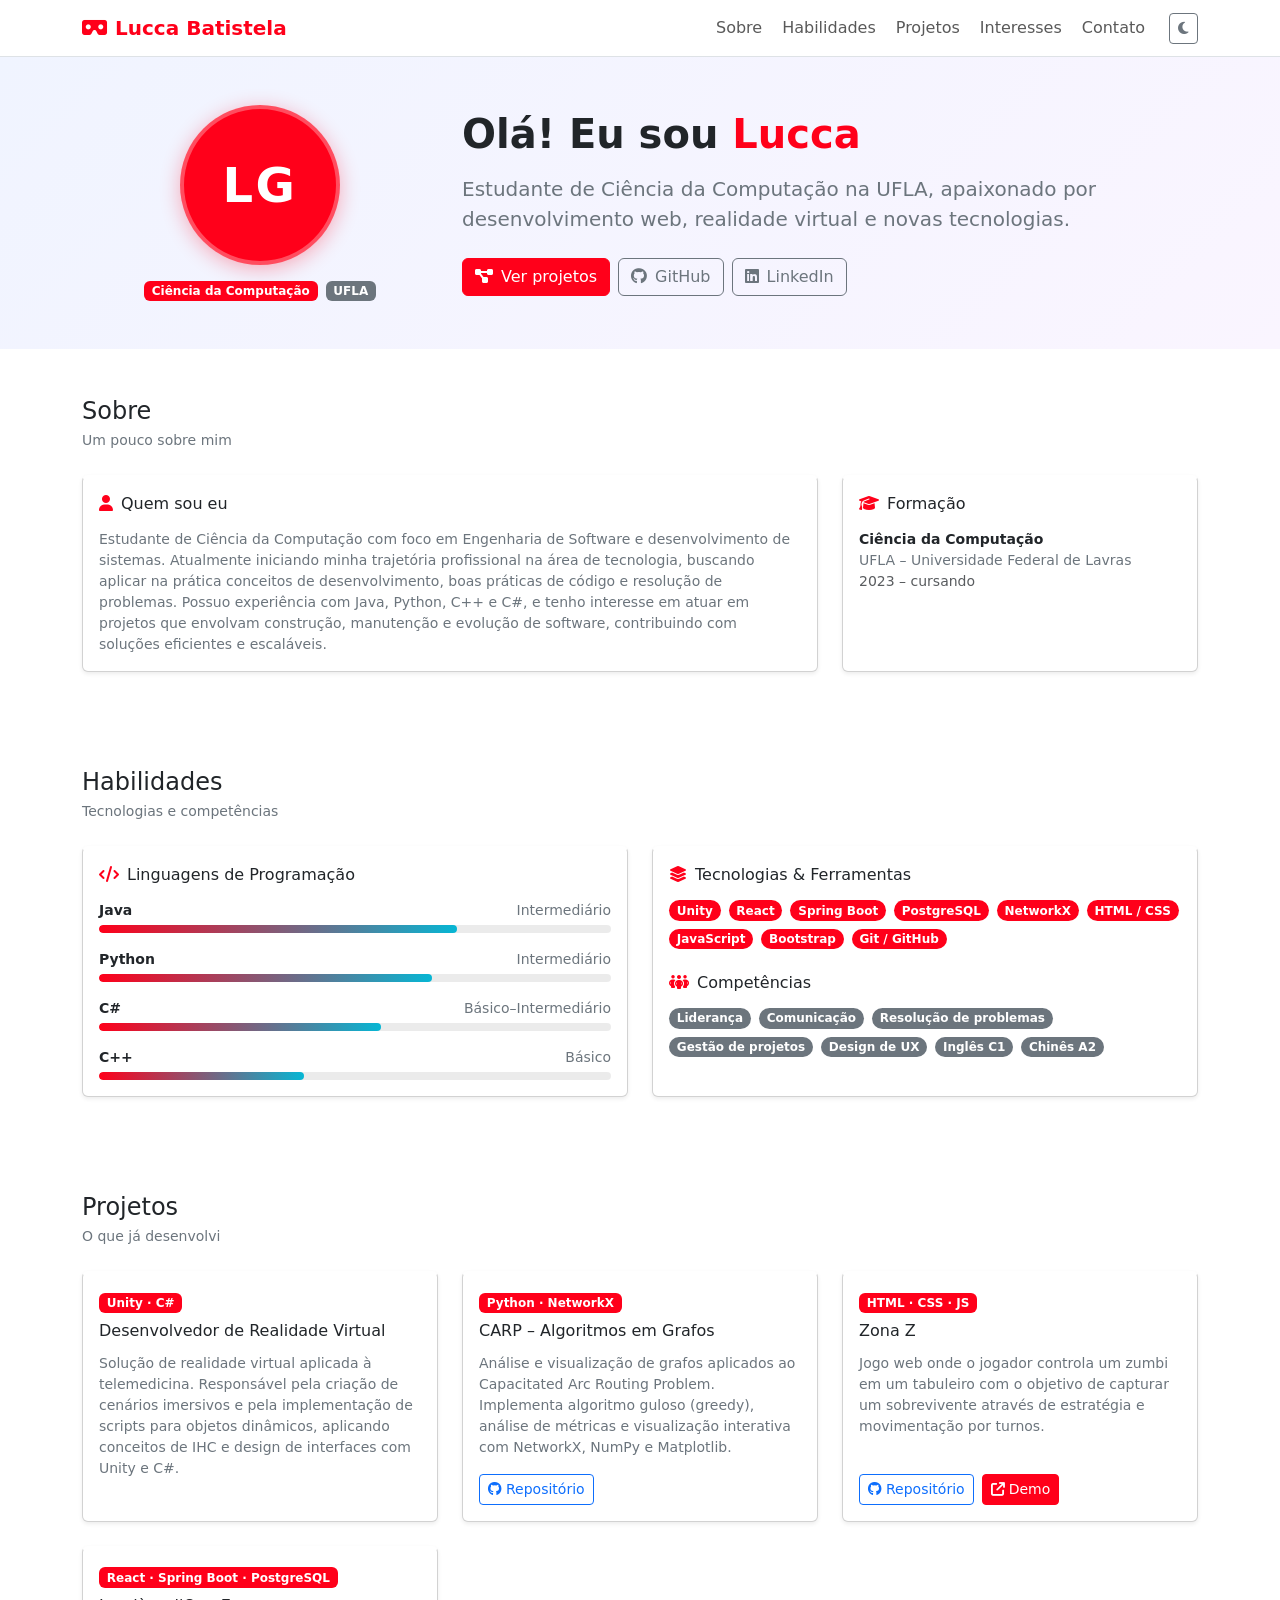
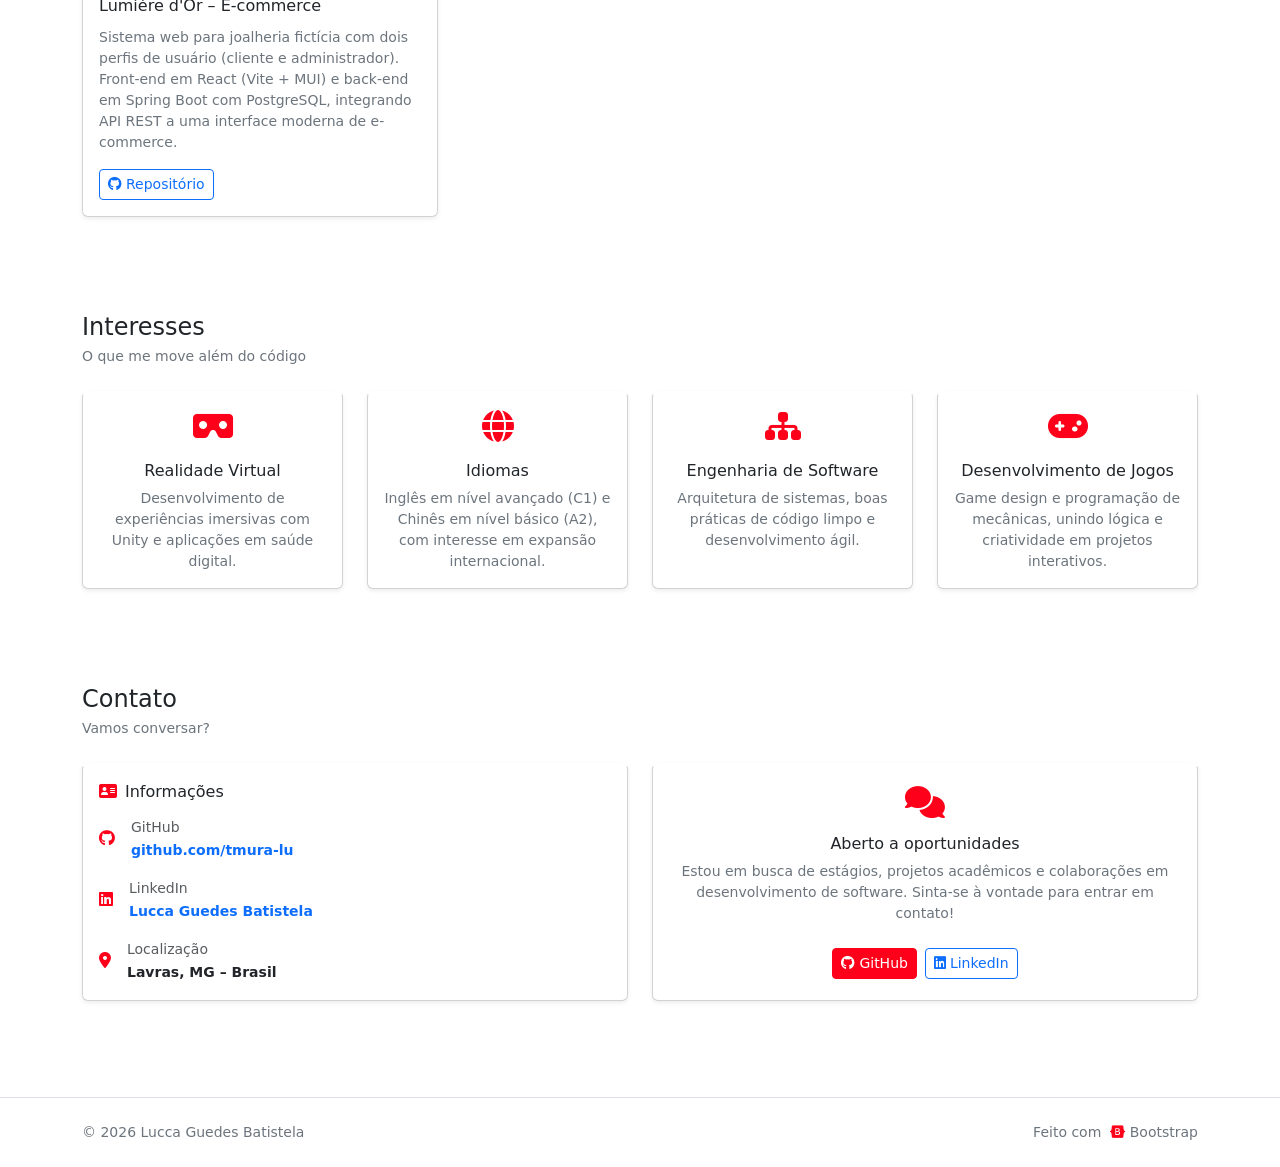
<file: bootstrap/index.html>
<!doctype html>
<html lang="pt-BR" data-bs-theme="light">
  <head>
    <meta charset="utf-8" />
    <meta name="viewport" content="width=device-width, initial-scale=1.0" />
    <title>Lucca Guedes Batistela | Página Pessoal</title>

    <link
      href="https://cdn.jsdelivr.net/npm/bootstrap@5.3.3/dist/css/bootstrap.min.css"
      rel="stylesheet"
    />
    <link
      rel="stylesheet"
      href="https://cdnjs.cloudflare.com/ajax/libs/font-awesome/6.5.0/css/all.min.css"
    />
    <link rel="stylesheet" href="assets/css/styles.css" />
  </head>
  <body class="bg-body">
    <!-- ========== NAVBAR ========== -->
    <nav class="navbar navbar-expand-lg border-bottom bg-body sticky-top">
      <div class="container">
        <a class="navbar-brand fw-semibold" href="#top">
          <i class="fa-solid fa-vr-cardboard me-2"></i>Lucca Batistela
        </a>

        <button
          class="navbar-toggler"
          type="button"
          data-bs-toggle="collapse"
          data-bs-target="#navContent"
          aria-controls="navContent"
          aria-expanded="false"
          aria-label="Abrir menu"
        >
          <span class="navbar-toggler-icon"></span>
        </button>

        <div class="collapse navbar-collapse" id="navContent">
          <ul class="navbar-nav ms-auto gap-lg-1">
            <li class="nav-item">
              <a class="nav-link" href="#sobre">Sobre</a>
            </li>
            <li class="nav-item">
              <a class="nav-link" href="#habilidades">Habilidades</a>
            </li>
            <li class="nav-item">
              <a class="nav-link" href="#projetos">Projetos</a>
            </li>
            <li class="nav-item">
              <a class="nav-link" href="#interesses">Interesses</a>
            </li>
            <li class="nav-item">
              <a class="nav-link" href="#contato">Contato</a>
            </li>
          </ul>

          <div class="ms-lg-3 d-flex align-items-center py-2 py-lg-0">
            <button
              id="themeToggle"
              class="btn btn-outline-secondary btn-sm"
              type="button"
              aria-label="Alternar tema"
            >
              <i class="fa-solid fa-moon"></i>
            </button>
          </div>
        </div>
      </div>
    </nav>

    <!-- ========== HEADER ========== -->
    <header id="top" class="py-5">
      <div class="container">
        <div class="row align-items-center g-4">
          <!-- Avatar com iniciais -->
          <div class="col-12 col-lg-4 text-center">
            <div class="avatar-initials mx-auto">LG</div>
            <div class="mt-3 d-flex flex-wrap gap-2 justify-content-center">
              <span class="badge text-bg-primary">Ciência da Computação</span>
              <span class="badge text-bg-secondary">UFLA</span>
            </div>
          </div>

          <!-- Texto de apresentação -->
          <div class="col-12 col-lg-8">
            <h1 class="display-6 fw-semibold mb-3">
              Olá! Eu sou <span class="text-primary">Lucca</span>
            </h1>
            <p class="lead text-secondary mb-4">
              Estudante de Ciência da Computação na UFLA, apaixonado por
              desenvolvimento web, realidade virtual e novas tecnologias.
            </p>
            <div class="d-flex flex-wrap gap-2">
              <a class="btn btn-primary" href="#projetos">
                <i class="fa-solid fa-diagram-project me-2"></i>Ver projetos
              </a>
              <a
                class="btn btn-outline-secondary"
                href="https://github.com/tmura-lu"
                target="_blank"
                rel="noopener"
              >
                <i class="fa-brands fa-github me-2"></i>GitHub
              </a>
              <a
                class="btn btn-outline-secondary"
                href="https://linkedin.com/in/lucca-guedes-batistela-471675290/"
                target="_blank"
                rel="noopener"
              >
                <i class="fa-brands fa-linkedin me-2"></i>LinkedIn
              </a>
            </div>
          </div>
        </div>
      </div>
    </header>

    <main class="pb-5">
      <!-- ── Sobre ─────────────────────────────── -->
      <section id="sobre" class="py-5">
        <div class="container">
          <h2 class="h4 mb-1">Sobre</h2>
          <p class="text-secondary small mb-4">Um pouco sobre mim</p>

          <div class="row g-4">
            <div class="col-12 col-md-8">
              <div class="card h-100 shadow-sm">
                <div class="card-body">
                  <h3 class="h6 mb-3">
                    <i class="fa-solid fa-user me-2 text-primary"></i>Quem sou
                    eu
                  </h3>
                  <p class="text-secondary small mb-0">
                    Estudante de Ciência da Computação com foco em Engenharia de
                    Software e desenvolvimento de sistemas. Atualmente iniciando
                    minha trajetória profissional na área de tecnologia,
                    buscando aplicar na prática conceitos de desenvolvimento,
                    boas práticas de código e resolução de problemas. Possuo
                    experiência com Java, Python, C++ e C#, e tenho interesse em
                    atuar em projetos que envolvam construção, manutenção e
                    evolução de software, contribuindo com soluções eficientes e
                    escaláveis.
                  </p>
                </div>
              </div>
            </div>

            <div class="col-12 col-md-4">
              <div class="card h-100 shadow-sm">
                <div class="card-body">
                  <h3 class="h6 mb-3">
                    <i class="fa-solid fa-graduation-cap me-2 text-primary"></i
                    >Formação
                  </h3>
                  <ul class="list-unstyled text-secondary small mb-0">
                    <li class="mb-2">
                      <strong class="text-body">Ciência da Computação</strong
                      ><br />
                      UFLA – Universidade Federal de Lavras<br />
                      <span class="text-muted">2023 – cursando</span>
                    </li>
                  </ul>
                </div>
              </div>
            </div>
          </div>
        </div>
      </section>

      <!-- ── Habilidades ────────────────────────── -->
      <section id="habilidades" class="py-5">
        <div class="container">
          <h2 class="h4 mb-1">Habilidades</h2>
          <p class="text-secondary small mb-4">Tecnologias e competências</p>

          <div class="row g-4">
            <!-- Linguagens -->
            <div class="col-12 col-md-6">
              <div class="card h-100 shadow-sm">
                <div class="card-body">
                  <h3 class="h6 mb-3">
                    <i class="fa-solid fa-code me-2 text-primary"></i>Linguagens
                    de Programação
                  </h3>

                  <div class="mb-3">
                    <div class="d-flex justify-content-between mb-1">
                      <small class="fw-semibold">Java</small>
                      <small class="text-secondary">Intermediário</small>
                    </div>
                    <div class="progress">
                      <div class="progress-bar" style="width: 70%"></div>
                    </div>
                  </div>

                  <div class="mb-3">
                    <div class="d-flex justify-content-between mb-1">
                      <small class="fw-semibold">Python</small>
                      <small class="text-secondary">Intermediário</small>
                    </div>
                    <div class="progress">
                      <div class="progress-bar" style="width: 65%"></div>
                    </div>
                  </div>

                  <div class="mb-3">
                    <div class="d-flex justify-content-between mb-1">
                      <small class="fw-semibold">C#</small>
                      <small class="text-secondary">Básico–Intermediário</small>
                    </div>
                    <div class="progress">
                      <div class="progress-bar" style="width: 55%"></div>
                    </div>
                  </div>

                  <div class="mb-0">
                    <div class="d-flex justify-content-between mb-1">
                      <small class="fw-semibold">C++</small>
                      <small class="text-secondary">Básico</small>
                    </div>
                    <div class="progress">
                      <div class="progress-bar" style="width: 40%"></div>
                    </div>
                  </div>
                </div>
              </div>
            </div>

            <!-- Tecnologias e Soft Skills -->
            <div class="col-12 col-md-6">
              <div class="card h-100 shadow-sm">
                <div class="card-body">
                  <h3 class="h6 mb-3">
                    <i class="fa-solid fa-layer-group me-2 text-primary"></i
                    >Tecnologias &amp; Ferramentas
                  </h3>
                  <div class="d-flex flex-wrap gap-2 mb-4">
                    <span class="badge rounded-pill text-bg-primary"
                      >Unity</span
                    >
                    <span class="badge rounded-pill text-bg-primary"
                      >React</span
                    >
                    <span class="badge rounded-pill text-bg-primary"
                      >Spring Boot</span
                    >
                    <span class="badge rounded-pill text-bg-primary"
                      >PostgreSQL</span
                    >
                    <span class="badge rounded-pill text-bg-primary"
                      >NetworkX</span
                    >
                    <span class="badge rounded-pill text-bg-primary"
                      >HTML / CSS</span
                    >
                    <span class="badge rounded-pill text-bg-primary"
                      >JavaScript</span
                    >
                    <span class="badge rounded-pill text-bg-primary"
                      >Bootstrap</span
                    >
                    <span class="badge rounded-pill text-bg-primary"
                      >Git / GitHub</span
                    >
                  </div>

                  <h3 class="h6 mb-3">
                    <i class="fa-solid fa-people-group me-2 text-primary"></i
                    >Competências
                  </h3>
                  <div class="d-flex flex-wrap gap-2">
                    <span class="badge rounded-pill text-bg-secondary"
                      >Liderança</span
                    >
                    <span class="badge rounded-pill text-bg-secondary"
                      >Comunicação</span
                    >
                    <span class="badge rounded-pill text-bg-secondary"
                      >Resolução de problemas</span
                    >
                    <span class="badge rounded-pill text-bg-secondary"
                      >Gestão de projetos</span
                    >
                    <span class="badge rounded-pill text-bg-secondary"
                      >Design de UX</span
                    >
                    <span class="badge rounded-pill text-bg-secondary"
                      >Inglês C1</span
                    >
                    <span class="badge rounded-pill text-bg-secondary"
                      >Chinês A2</span
                    >
                  </div>
                </div>
              </div>
            </div>
          </div>
        </div>
      </section>

      <!-- ── Projetos ────────────────────────────── -->
      <section id="projetos" class="py-5">
        <div class="container">
          <h2 class="h4 mb-1">Projetos</h2>
          <p class="text-secondary small mb-4">O que já desenvolvi</p>

          <div class="row g-4">
            <!-- Projeto 1: VR Telemedicina -->
            <div class="col-12 col-md-6 col-lg-4">
              <div class="card shadow-sm h-100">
                <div class="card-body d-flex flex-column">
                  <div class="mb-2">
                    <span class="badge text-bg-primary mb-2">Unity · C#</span>
                    <h3 class="h6 mb-1">Desenvolvedor de Realidade Virtual</h3>
                  </div>
                  <p class="text-secondary small">
                    Solução de realidade virtual aplicada à telemedicina.
                    Responsável pela criação de cenários imersivos e pela
                    implementação de scripts para objetos dinâmicos, aplicando
                    conceitos de IHC e design de interfaces com Unity e C#.
                  </p>
                  <div class="mt-auto d-flex gap-2"></div>
                </div>
              </div>
            </div>

            <!-- Projeto 2: CARP -->
            <div class="col-12 col-md-6 col-lg-4">
              <div class="card shadow-sm h-100">
                <div class="card-body d-flex flex-column">
                  <div class="mb-2">
                    <span class="badge text-bg-primary mb-2"
                      >Python · NetworkX</span
                    >
                    <h3 class="h6 mb-1">CARP – Algoritmos em Grafos</h3>
                  </div>
                  <p class="text-secondary small">
                    Análise e visualização de grafos aplicados ao Capacitated
                    Arc Routing Problem. Implementa algoritmo guloso (greedy),
                    análise de métricas e visualização interativa com NetworkX,
                    NumPy e Matplotlib.
                  </p>
                  <div class="mt-auto d-flex gap-2">
                    <a
                      class="btn btn-sm btn-outline-primary"
                      href="https://github.com/tmura-lu/projeto_carp_grafos"
                      target="_blank"
                      rel="noopener"
                    >
                      <i class="fa-brands fa-github me-1"></i>Repositório
                    </a>
                  </div>
                </div>
              </div>
            </div>

            <!-- Projeto 3: Zona Z -->
            <div class="col-12 col-md-6 col-lg-4">
              <div class="card shadow-sm h-100">
                <div class="card-body d-flex flex-column">
                  <div class="mb-2">
                    <span class="badge text-bg-primary mb-2"
                      >HTML · CSS · JS</span
                    >
                    <h3 class="h6 mb-1">Zona Z</h3>
                  </div>
                  <p class="text-secondary small">
                    Jogo web onde o jogador controla um zumbi em um tabuleiro
                    com o objetivo de capturar um sobrevivente através de
                    estratégia e movimentação por turnos.
                  </p>
                  <div class="mt-auto d-flex gap-2">
                    <a
                      class="btn btn-sm btn-outline-primary"
                      href="https://github.com/tmura-lu/zona_z"
                      target="_blank"
                      rel="noopener"
                    >
                      <i class="fa-brands fa-github me-1"></i>Repositório
                    </a>
                    <a
                      class="btn btn-sm btn-primary"
                      href="https://tmura-lu.github.io/zona_z/"
                      target="_blank"
                      rel="noopener"
                    >
                      <i class="fa-solid fa-arrow-up-right-from-square me-1"></i
                      >Demo
                    </a>
                  </div>
                </div>
              </div>
            </div>

            <!-- Projeto 4: Lumière d'Or -->
            <div class="col-12 col-md-6 col-lg-4">
              <div class="card shadow-sm h-100">
                <div class="card-body d-flex flex-column">
                  <div class="mb-2">
                    <span class="badge text-bg-primary mb-2"
                      >React · Spring Boot · PostgreSQL</span
                    >
                    <h3 class="h6 mb-1">Lumière d'Or – E-commerce</h3>
                  </div>
                  <p class="text-secondary small">
                    Sistema web para joalheria fictícia com dois perfis de
                    usuário (cliente e administrador). Front-end em React (Vite
                    + MUI) e back-end em Spring Boot com PostgreSQL, integrando
                    API REST a uma interface moderna de e-commerce.
                  </p>
                  <div class="mt-auto d-flex gap-2">
                    <a
                      class="btn btn-sm btn-outline-primary"
                      href="https://github.com/tmura-lu/Lumiere-dOr"
                      target="_blank"
                      rel="noopener"
                    >
                      <i class="fa-brands fa-github me-1"></i>Repositório
                    </a>
                  </div>
                </div>
              </div>
            </div>
          </div>
        </div>
      </section>

      <!-- ── Interesses ─────────────────────────── -->
      <section id="interesses" class="py-5">
        <div class="container">
          <h2 class="h4 mb-1">Interesses</h2>
          <p class="text-secondary small mb-4">O que me move além do código</p>

          <div class="row g-4">
            <div class="col-12 col-sm-6 col-lg-3">
              <div class="card h-100 shadow-sm text-center">
                <div class="card-body">
                  <div class="interest-icon mb-3">
                    <i class="fa-solid fa-vr-cardboard fa-2x text-primary"></i>
                  </div>
                  <h3 class="h6 mb-2">Realidade Virtual</h3>
                  <p class="text-secondary small mb-0">
                    Desenvolvimento de experiências imersivas com Unity e
                    aplicações em saúde digital.
                  </p>
                </div>
              </div>
            </div>

            <div class="col-12 col-sm-6 col-lg-3">
              <div class="card h-100 shadow-sm text-center">
                <div class="card-body">
                  <div class="interest-icon mb-3">
                    <i class="fa-solid fa-globe fa-2x text-primary"></i>
                  </div>
                  <h3 class="h6 mb-2">Idiomas</h3>
                  <p class="text-secondary small mb-0">
                    Inglês em nível avançado (C1) e Chinês em nível básico (A2),
                    com interesse em expansão internacional.
                  </p>
                </div>
              </div>
            </div>

            <div class="col-12 col-sm-6 col-lg-3">
              <div class="card h-100 shadow-sm text-center">
                <div class="card-body">
                  <div class="interest-icon mb-3">
                    <i class="fa-solid fa-sitemap fa-2x text-primary"></i>
                  </div>
                  <h3 class="h6 mb-2">Engenharia de Software</h3>
                  <p class="text-secondary small mb-0">
                    Arquitetura de sistemas, boas práticas de código limpo e
                    desenvolvimento ágil.
                  </p>
                </div>
              </div>
            </div>

            <div class="col-12 col-sm-6 col-lg-3">
              <div class="card h-100 shadow-sm text-center">
                <div class="card-body">
                  <div class="interest-icon mb-3">
                    <i class="fa-solid fa-gamepad fa-2x text-primary"></i>
                  </div>
                  <h3 class="h6 mb-2">Desenvolvimento de Jogos</h3>
                  <p class="text-secondary small mb-0">
                    Game design e programação de mecânicas, unindo lógica e
                    criatividade em projetos interativos.
                  </p>
                </div>
              </div>
            </div>
          </div>
        </div>
      </section>

      <!-- ── Contato ─────────────────────────────── -->
      <section id="contato" class="py-5">
        <div class="container">
          <h2 class="h4 mb-1">Contato</h2>
          <p class="text-secondary small mb-4">Vamos conversar?</p>

          <div class="row g-4">
            <div class="col-12 col-md-6">
              <div class="card h-100 shadow-sm">
                <div class="card-body">
                  <h3 class="h6 mb-3">
                    <i class="fa-solid fa-address-card me-2 text-primary"></i
                    >Informações
                  </h3>
                  <ul class="list-unstyled mb-0">
                    <li class="mb-3 d-flex align-items-center gap-3">
                      <span class="contact-icon-wrap">
                        <i class="fa-brands fa-github text-primary"></i>
                      </span>
                      <div>
                        <small class="text-muted d-block">GitHub</small>
                        <a
                          href="https://github.com/tmura-lu"
                          target="_blank"
                          rel="noopener"
                          class="text-decoration-none small fw-semibold"
                        >
                          github.com/tmura-lu
                        </a>
                      </div>
                    </li>
                    <li class="mb-3 d-flex align-items-center gap-3">
                      <span class="contact-icon-wrap">
                        <i class="fa-brands fa-linkedin text-primary"></i>
                      </span>
                      <div>
                        <small class="text-muted d-block">LinkedIn</small>
                        <a
                          href="https://linkedin.com/in/lucca-guedes-batistela-471675290/"
                          target="_blank"
                          rel="noopener"
                          class="text-decoration-none small fw-semibold"
                        >
                          Lucca Guedes Batistela
                        </a>
                      </div>
                    </li>
                    <li class="d-flex align-items-center gap-3">
                      <span class="contact-icon-wrap">
                        <i class="fa-solid fa-location-dot text-primary"></i>
                      </span>
                      <div>
                        <small class="text-muted d-block">Localização</small>
                        <span class="small fw-semibold"
                          >Lavras, MG – Brasil</span
                        >
                      </div>
                    </li>
                  </ul>
                </div>
              </div>
            </div>

            <div class="col-12 col-md-6">
              <div class="card h-100 shadow-sm">
                <div
                  class="card-body d-flex flex-column justify-content-center text-center"
                >
                  <i class="fa-solid fa-comments fa-2x text-primary mb-3"></i>
                  <h3 class="h6 mb-2">Aberto a oportunidades</h3>
                  <p class="text-secondary small mb-4">
                    Estou em busca de estágios, projetos acadêmicos e
                    colaborações em desenvolvimento de software. Sinta-se à
                    vontade para entrar em contato!
                  </p>
                  <div class="d-flex gap-2 justify-content-center">
                    <a
                      href="https://github.com/tmura-lu"
                      class="btn btn-primary btn-sm"
                      target="_blank"
                      rel="noopener"
                    >
                      <i class="fa-brands fa-github me-1"></i>GitHub
                    </a>
                    <a
                      href="https://linkedin.com/in/lucca-guedes-batistela-471675290/"
                      class="btn btn-outline-primary btn-sm"
                      target="_blank"
                      rel="noopener"
                    >
                      <i class="fa-brands fa-linkedin me-1"></i>LinkedIn
                    </a>
                  </div>
                </div>
              </div>
            </div>
          </div>
        </div>
      </section>
    </main>

    <!-- ========== RODAPÉ ========== -->
    <footer class="border-top py-4">
      <div
        class="container d-flex flex-wrap justify-content-between align-items-center gap-2"
      >
        <small class="text-secondary"
          >© <span id="year"></span> Lucca Guedes Batistela</small
        >
        <small class="text-secondary"
          >Feito com
          <i class="fa-brands fa-bootstrap text-primary mx-1"></i
          >Bootstrap</small
        >
      </div>
    </footer>

    <!-- Bootstrap JS -->
    <script src="https://cdn.jsdelivr.net/npm/bootstrap@5.3.3/dist/js/bootstrap.bundle.min.js"></script>
    <script src="assets/js/script.js"></script>
  </body>
</html>
</file>
<file: bootstrap/assets/css/styles.css>
/* ================= NAVBAR ================= */
.navbar-brand {
  color: #ff001a !important;
}

.nav-link:hover {
  color: #ff001a !important;
}

/* ================= AVATAR ================= */
.avatar-initials {
  width: 160px;
  height: 160px;
  border-radius: 999px;
  background-color: #ff001a;
  color: #ffffff;
  display: flex;
  align-items: center;
  justify-content: center;
  font-size: 3rem;
  font-weight: 700;
  letter-spacing: 0.05em;
  border: 4px solid rgba(255, 255, 255, 0.3);
  box-shadow: 0 4px 20px rgba(255, 0, 26, 0.3);
  user-select: none;
  animation: pulse-ring 2.5s ease-in-out infinite;
}

/* Dark mode avatar */
[data-bs-theme="dark"] .avatar-initials {
  background-color: #cc0014;
  border-color: rgba(255, 255, 255, 0.15);
  box-shadow: 0 4px 24px rgba(255, 0, 26, 0.5);
}

/* ================= SCROLL FIX ================= */
section,
header {
  scroll-margin-top: 80px;
}

/* ================= HEADER BACKGROUND ================= */
header#top {
  background: linear-gradient(135deg, #f0f4ff 0%, #faf5ff 100%);
}

[data-bs-theme="dark"] header#top {
  background: linear-gradient(135deg, #1e1b4b 0%, #0f0a1e 100%);
}

/* ================= CARDS ================= */
.card {
  transition:
    transform 0.25s ease,
    box-shadow 0.25s ease;
  border-top: 3px solid transparent;
}

.card:hover {
  transform: translateY(-4px);
  box-shadow: 0 10px 30px rgba(255, 0, 26, 0.15);
  border-top-color: #ff001a;
}

/* ================= ANIMATION ================= */
@keyframes fadeInUp {
  from {
    opacity: 0;
    transform: translateY(24px);
  }
  to {
    opacity: 1;
    transform: translateY(0);
  }
}

header#top .row {
  animation: fadeInUp 0.7s ease forwards;
}

section .card {
  animation: fadeInUp 0.5s ease forwards;
}

/* ================= BOOTSTRAP PRIMARY FIX ================= */
:root,
[data-bs-theme="light"] {
  --bs-primary: #ff001a;
  --bs-primary-rgb: 255, 0, 26;
  --bs-link-color: #ff001a;
  --bs-link-hover-color: #cc0014;
}

/* ================= BUTTONS ================= */
.btn-primary {
  background-color: #ff001a;
  border-color: #ff001a;
}

.btn-primary:hover {
  background-color: #cc0014;
  border-color: #cc0014;
}

/* ================= PROGRESS ================= */
.progress {
  height: 8px;
  border-radius: 999px;
  background-color: rgba(0, 0, 0, 0.08);
}

.progress-bar {
  background: linear-gradient(90deg, #ff001a, #06b6d4);
  border-radius: 999px;
  transition: width 1s ease;
}

/* ================= PULSE ================= */
@keyframes pulse-ring {
  0% {
    box-shadow: 0 0 0 0 rgba(255, 0, 26, 0.5);
  }
  70% {
    box-shadow: 0 0 0 16px rgba(255, 0, 26, 0);
  }
  100% {
    box-shadow: 0 0 0 0 rgba(255, 0, 26, 0);
  }
}
</file>
